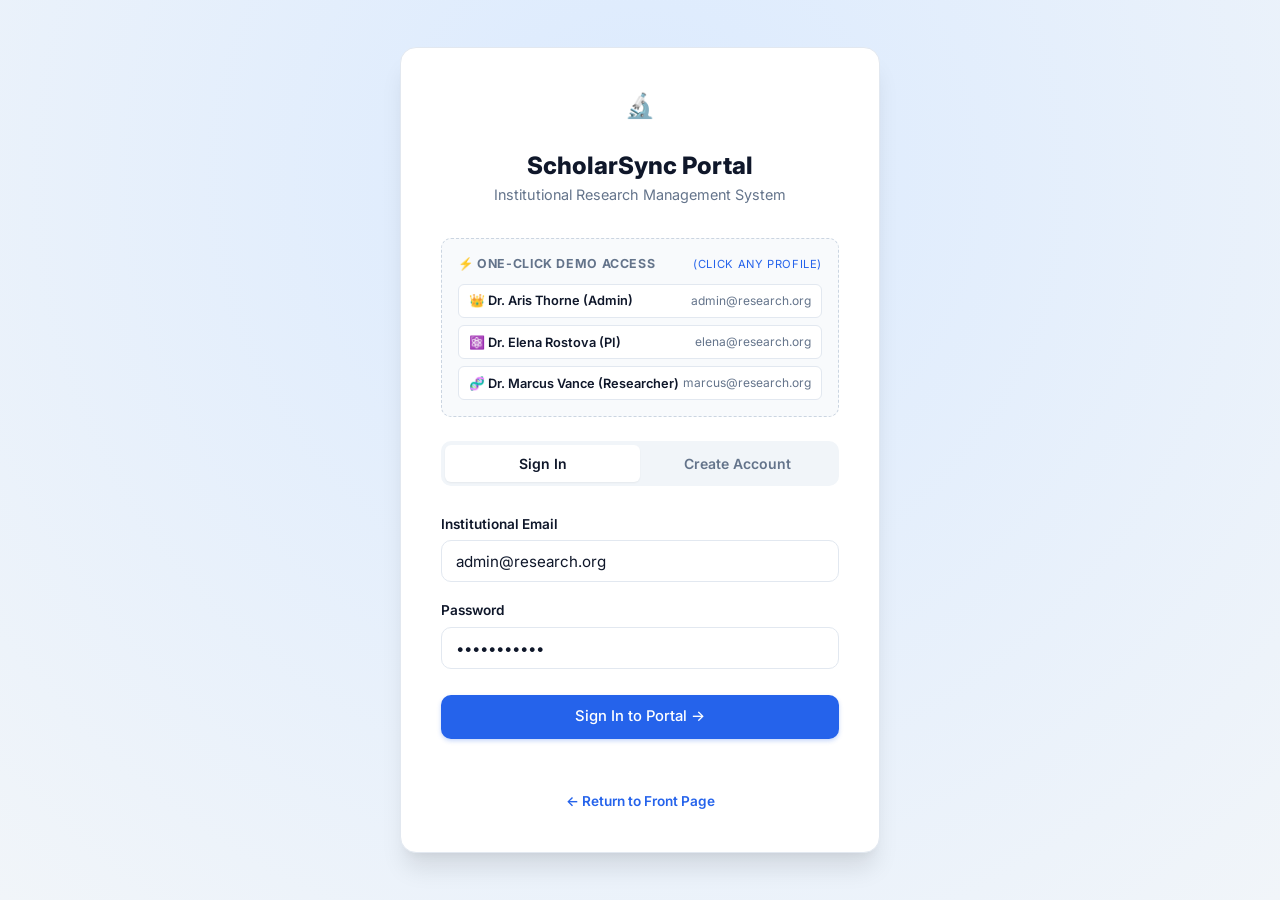
<file: static/login.html>
<!DOCTYPE html>
<html lang="en">
<head>
  <meta charset="UTF-8">
  <meta name="viewport" content="width=device-width, initial-scale=1.0">
  <title>Sign In | ScholarSync Research Portal</title>
  <link rel="stylesheet" href="/static/css/style.css">
  <link rel="stylesheet" href="/static/css/auth.css">
  <link rel="preconnect" href="https://fonts.googleapis.com">
  <link rel="preconnect" href="https://fonts.gstatic.com" crossorigin>
  <link href="https://fonts.googleapis.com/css2?family=Inter:wght@400;500;600;700;800&display=swap" rel="stylesheet">
</head>
<body class="auth-page">

  <div class="auth-wrapper">
    <div class="auth-card">
      <div class="auth-brand">
        <div class="brand-icon">🔬</div>
        <h1>ScholarSync Portal</h1>
        <p>Institutional Research Management System</p>
      </div>

      <!-- Quick Demo Access Box -->
      <div class="demo-box">
        <div class="demo-title">
          <span>⚡ One-Click Demo Access</span>
          <span style="font-size:0.7rem; color:#2563eb; font-weight:normal;">(Click any profile)</span>
        </div>
        <div class="demo-chips">
          <div class="demo-chip" data-email="admin@research.org" data-password="password123">
            <span class="chip-role">👑 Dr. Aris Thorne (Admin)</span>
            <span class="chip-email">admin@research.org</span>
          </div>
          <div class="demo-chip" data-email="elena@research.org" data-password="password123">
            <span class="chip-role">⚛️ Dr. Elena Rostova (PI)</span>
            <span class="chip-email">elena@research.org</span>
          </div>
          <div class="demo-chip" data-email="marcus@research.org" data-password="password123">
            <span class="chip-role">🧬 Dr. Marcus Vance (Researcher)</span>
            <span class="chip-email">marcus@research.org</span>
          </div>
        </div>
      </div>

      <!-- Tabs Toggle -->
      <div class="auth-tabs">
        <button type="button" class="auth-tab-btn active" data-tab="login">Sign In</button>
        <button type="button" class="auth-tab-btn" data-tab="register">Create Account</button>
      </div>

      <!-- Sign In Form -->
      <form id="login-form" class="auth-form active">
        <div class="form-group">
          <label class="form-label" for="login-email">Institutional Email</label>
          <input type="email" id="login-email" class="form-control" placeholder="name@university.edu" required value="admin@research.org">
        </div>

        <div class="form-group">
          <label class="form-label" for="login-password">Password</label>
          <input type="password" id="login-password" class="form-control" placeholder="••••••••" required value="password123">
        </div>

        <button type="submit" class="btn btn-primary" style="width: 100%; margin-top: 0.5rem; padding: 0.75rem;">
          Sign In to Portal &rarr;
        </button>
      </form>

      <!-- Registration Form -->
      <form id="register-form" class="auth-form">
        <div class="form-group">
          <label class="form-label" for="reg-name">Full Name & Title</label>
          <input type="text" id="reg-name" class="form-control" placeholder="Dr. Jane Doe" required>
        </div>

        <div class="form-group">
          <label class="form-label" for="reg-email">Academic Email</label>
          <input type="email" id="reg-email" class="form-control" placeholder="jane.doe@research.org" required>
        </div>

        <div class="form-group">
          <label class="form-label" for="reg-password">Password</label>
          <input type="password" id="reg-password" class="form-control" placeholder="Min. 8 characters" required>
        </div>

        <div class="form-group">
          <label class="form-label" for="reg-role">Role</label>
          <select id="reg-role" class="form-control">
            <option value="Researcher">Researcher / Scholar</option>
            <option value="Principal Investigator">Principal Investigator (PI)</option>
            <option value="Senior Researcher">Senior Researcher</option>
            <option value="Admin">Laboratory Administrator</option>
          </select>
        </div>

        <div class="form-group">
          <label class="form-label" for="reg-dept">Academic Department</label>
          <select id="reg-dept" class="form-control">
            <option value="Computer Science & AI">Computer Science & AI</option>
            <option value="Quantum Physics">Quantum Physics</option>
            <option value="Biotechnology & Genomics">Biotechnology & Genomics</option>
            <option value="Renewable Energy">Renewable Energy</option>
            <option value="Materials Science">Materials Science</option>
            <option value="Neuroscience">Neuroscience</option>
          </select>
        </div>

        <div class="form-group">
          <label class="form-label" for="reg-inst">Institution / University</label>
          <input type="text" id="reg-inst" class="form-control" value="Global Institute of Advanced Sciences">
        </div>

        <button type="submit" class="btn btn-primary" style="width: 100%; margin-top: 0.5rem; padding: 0.75rem;">
          Create Academic Account &rarr;
        </button>
      </form>

      <div class="auth-footer">
        <a href="/" class="back-home">&larr; Return to Front Page</a>
      </div>
    </div>
  </div>

  <script src="/static/js/api.js"></script>
  <script src="/static/js/auth.js"></script>
</body>
</html>
</file>
<file: static/css/style.css>
/* ==========================================================================
   ScholarSync - Global Styles & Design System
   ========================================================================== */

:root {
  --primary: #2563eb;
  --primary-hover: #1d4ed8;
  --primary-light: #eff6ff;
  --primary-glow: rgba(37, 99, 235, 0.2);

  --secondary: #0f172a;
  --accent: #0ea5e9;
  --accent-purple: #8b5cf6;

  --success: #10b981;
  --success-bg: #ecfdf5;
  --warning: #f59e0b;
  --warning-bg: #fffbeb;
  --danger: #ef4444;
  --danger-bg: #fef2f2;
  --info: #3b82f6;

  --bg-main: #f8fafc;
  --bg-card: #ffffff;
  --bg-glass: rgba(255, 255, 255, 0.85);

  --text-dark: #0f172a;
  --text-muted: #64748b;
  --text-light: #94a3b8;

  --border-color: #e2e8f0;
  --border-light: #f1f5f9;

  --shadow-sm: 0 1px 2px 0 rgba(0, 0, 0, 0.05);
  --shadow-md: 0 4px 6px -1px rgba(0, 0, 0, 0.07), 0 2px 4px -2px rgba(0, 0, 0, 0.05);
  --shadow-lg: 0 10px 15px -3px rgba(0, 0, 0, 0.08), 0 4px 6px -4px rgba(0, 0, 0, 0.04);
  --shadow-xl: 0 20px 25px -5px rgba(0, 0, 0, 0.1), 0 8px 10px -6px rgba(0, 0, 0, 0.05);

  --radius-sm: 6px;
  --radius-md: 10px;
  --radius-lg: 16px;
  --radius-full: 9999px;

  --font-sans: 'Inter', -apple-system, BlinkMacSystemFont, 'Segoe UI', Roboto, Helvetica, Arial, sans-serif;
}

* {
  box-sizing: border-box;
  margin: 0;
  padding: 0;
}

body {
  font-family: var(--font-sans);
  background-color: var(--bg-main);
  color: var(--text-dark);
  line-height: 1.5;
  -webkit-font-smoothing: antialiased;
}

a {
  color: inherit;
  text-decoration: none;
}

button, input, select, textarea {
  font-family: inherit;
  font-size: 0.95rem;
}

/* ==========================================================================
   Buttons
   ========================================================================== */
.btn {
  display: inline-flex;
  align-items: center;
  justify-content: center;
  gap: 0.5rem;
  padding: 0.65rem 1.25rem;
  font-weight: 500;
  border-radius: var(--radius-md);
  border: 1px solid transparent;
  cursor: pointer;
  transition: all 0.2s ease;
  font-size: 0.925rem;
  line-height: 1.2;
}

.btn:active {
  transform: translateY(1px);
}

.btn-primary {
  background: var(--primary);
  color: #fff;
  box-shadow: 0 2px 4px rgba(37, 99, 235, 0.25);
}

.btn-primary:hover {
  background: var(--primary-hover);
  box-shadow: 0 4px 8px rgba(37, 99, 235, 0.35);
}

.btn-secondary {
  background: #fff;
  color: var(--text-dark);
  border-color: var(--border-color);
}

.btn-secondary:hover {
  background: #f8fafc;
  border-color: #cbd5e1;
}

.btn-danger {
  background: var(--danger);
  color: #fff;
}

.btn-danger:hover {
  background: #dc2626;
}

.btn-sm {
  padding: 0.4rem 0.75rem;
  font-size: 0.825rem;
  border-radius: var(--radius-sm);
}

.btn-icon {
  width: 36px;
  height: 36px;
  padding: 0;
  border-radius: var(--radius-md);
}

/* ==========================================================================
   Badges
   ========================================================================== */
.badge {
  display: inline-flex;
  align-items: center;
  gap: 0.35rem;
  padding: 0.25rem 0.65rem;
  font-size: 0.75rem;
  font-weight: 600;
  border-radius: var(--radius-full);
  text-transform: uppercase;
  letter-spacing: 0.03em;
}

.badge-in-progress, .badge-active {
  background: #dbeafe;
  color: #1e40af;
}

.badge-completed, .badge-achieved {
  background: #d1fae5;
  color: #065f46;
}

.badge-under-review, .badge-pending {
  background: #fef3c7;
  color: #92400e;
}

.badge-suspended {
  background: #fee2e2;
  color: #991b1b;
}

.badge-planning {
  background: #f3e8ff;
  color: #6b21a8;
}

/* ==========================================================================
   Form Controls
   ========================================================================== */
.form-group {
  margin-bottom: 1.15rem;
  display: flex;
  flex-direction: column;
  gap: 0.4rem;
}

.form-label {
  font-size: 0.85rem;
  font-weight: 600;
  color: var(--text-dark);
}

.form-control {
  width: 100%;
  padding: 0.65rem 0.9rem;
  border: 1px solid var(--border-color);
  border-radius: var(--radius-md);
  background-color: #ffffff;
  color: var(--text-dark);
  transition: border-color 0.15s ease, box-shadow 0.15s ease;
  outline: none;
}

.form-control:focus {
  border-color: var(--primary);
  box-shadow: 0 0 0 3px var(--primary-glow);
}

textarea.form-control {
  min-height: 90px;
  resize: vertical;
}

/* ==========================================================================
   Modals
   ========================================================================== */
.modal-overlay {
  position: fixed;
  inset: 0;
  background: rgba(15, 23, 42, 0.55);
  backdrop-filter: blur(4px);
  display: flex;
  align-items: center;
  justify-content: center;
  z-index: 1000;
  padding: 1.25rem;
  opacity: 0;
  pointer-events: none;
  transition: opacity 0.25s ease;
}

.modal-overlay.active {
  opacity: 1;
  pointer-events: auto;
}

.modal-card {
  background: #ffffff;
  width: 100%;
  max-width: 650px;
  max-height: 90vh;
  overflow-y: auto;
  border-radius: var(--radius-lg);
  box-shadow: var(--shadow-xl);
  transform: translateY(20px) scale(0.97);
  transition: transform 0.25s cubic-bezier(0.16, 1, 0.3, 1);
  display: flex;
  flex-direction: column;
}

.modal-overlay.active .modal-card {
  transform: translateY(0) scale(1);
}

.modal-header {
  padding: 1.25rem 1.75rem;
  border-bottom: 1px solid var(--border-color);
  display: flex;
  align-items: center;
  justify-content: space-between;
}

.modal-title {
  font-size: 1.25rem;
  font-weight: 700;
  color: var(--text-dark);
}

.modal-close {
  background: transparent;
  border: none;
  font-size: 1.5rem;
  cursor: pointer;
  color: var(--text-muted);
  line-height: 1;
  padding: 0.25rem;
  border-radius: var(--radius-sm);
}

.modal-close:hover {
  color: var(--text-dark);
  background: var(--border-light);
}

.modal-body {
  padding: 1.75rem;
  overflow-y: auto;
}

.modal-footer {
  padding: 1rem 1.75rem;
  border-top: 1px solid var(--border-color);
  display: flex;
  justify-content: flex-end;
  gap: 0.75rem;
  background: #f8fafc;
  border-bottom-left-radius: var(--radius-lg);
  border-bottom-right-radius: var(--radius-lg);
}

/* ==========================================================================
   Toast Notification System
   ========================================================================== */
.toast-container {
  position: fixed;
  bottom: 1.5rem;
  right: 1.5rem;
  display: flex;
  flex-direction: column;
  gap: 0.65rem;
  z-index: 9999;
  pointer-events: none;
}

.toast {
  min-width: 300px;
  max-width: 420px;
  padding: 0.9rem 1.2rem;
  background: #ffffff;
  color: var(--text-dark);
  border-radius: var(--radius-md);
  box-shadow: var(--shadow-xl);
  display: flex;
  align-items: center;
  gap: 0.75rem;
  font-size: 0.9rem;
  pointer-events: auto;
  border-left: 4px solid var(--primary);
  animation: toastIn 0.3s cubic-bezier(0.16, 1, 0.3, 1) forwards;
}

.toast.toast-success { border-left-color: var(--success); }
.toast.toast-error { border-left-color: var(--danger); }
.toast.toast-warning { border-left-color: var(--warning); }

@keyframes toastIn {
  from {
    opacity: 0;
    transform: translateY(20px) scale(0.9);
  }
  to {
    opacity: 1;
    transform: translateY(0) scale(1);
  }
}
</file>
<file: static/css/auth.css>
/* ==========================================================================
   ScholarSync - Authentication (Login & Register) Styling
   ========================================================================== */

.auth-page {
  min-height: 100vh;
  display: flex;
  align-items: center;
  justify-content: center;
  background: radial-gradient(circle at 50% 20%, #dbeafe 0%, #f1f5f9 100%);
  padding: 1.5rem;
}

.auth-wrapper {
  width: 100%;
  max-width: 480px;
}

.auth-card {
  background: #ffffff;
  border-radius: var(--radius-lg);
  border: 1px solid var(--border-color);
  box-shadow: var(--shadow-xl);
  overflow: hidden;
  padding: 2.5rem;
}

.auth-brand {
  display: flex;
  flex-direction: column;
  align-items: center;
  text-align: center;
  margin-bottom: 2rem;
}

.auth-brand .brand-icon {
  width: 48px;
  height: 48px;
  font-size: 1.5rem;
  margin-bottom: 0.75rem;
}

.auth-brand h1 {
  font-size: 1.5rem;
  font-weight: 800;
  color: var(--secondary);
}

.auth-brand p {
  font-size: 0.9rem;
  color: var(--text-muted);
}

/* Auth Tabs */
.auth-tabs {
  display: flex;
  background: #f1f5f9;
  padding: 0.25rem;
  border-radius: var(--radius-md);
  margin-bottom: 1.75rem;
}

.auth-tab-btn {
  flex: 1;
  padding: 0.6rem;
  background: transparent;
  border: none;
  font-weight: 600;
  font-size: 0.875rem;
  color: var(--text-muted);
  border-radius: var(--radius-sm);
  cursor: pointer;
  transition: all 0.2s ease;
}

.auth-tab-btn.active {
  background: #ffffff;
  color: var(--secondary);
  box-shadow: var(--shadow-sm);
}

/* Demo Credentials Box */
.demo-box {
  background: #f8fafc;
  border: 1px dashed #cbd5e1;
  border-radius: var(--radius-md);
  padding: 1rem;
  margin-bottom: 1.5rem;
}

.demo-title {
  font-size: 0.775rem;
  font-weight: 700;
  text-transform: uppercase;
  color: var(--text-muted);
  letter-spacing: 0.05em;
  margin-bottom: 0.65rem;
  display: flex;
  align-items: center;
  justify-content: space-between;
}

.demo-chips {
  display: flex;
  flex-direction: column;
  gap: 0.45rem;
}

.demo-chip {
  background: #ffffff;
  border: 1px solid var(--border-color);
  border-radius: var(--radius-sm);
  padding: 0.4rem 0.65rem;
  font-size: 0.8rem;
  display: flex;
  align-items: center;
  justify-content: space-between;
  cursor: pointer;
  transition: all 0.15s ease;
}

.demo-chip:hover {
  background: var(--primary-light);
  border-color: #93c5fd;
  color: var(--primary);
}

.demo-chip .chip-role {
  font-weight: 600;
}

.demo-chip .chip-email {
  color: var(--text-muted);
  font-size: 0.75rem;
}

/* Form */
.auth-form {
  display: none;
}

.auth-form.active {
  display: block;
}

.auth-footer {
  text-align: center;
  margin-top: 1.75rem;
  font-size: 0.875rem;
  color: var(--text-muted);
}

.auth-footer a {
  color: var(--primary);
  font-weight: 600;
}

.back-home {
  display: inline-flex;
  align-items: center;
  gap: 0.4rem;
  margin-top: 1.5rem;
  font-size: 0.85rem;
  color: var(--text-muted);
  text-decoration: none;
  transition: color 0.15s;
}

.back-home:hover {
  color: var(--secondary);
}
</file>
